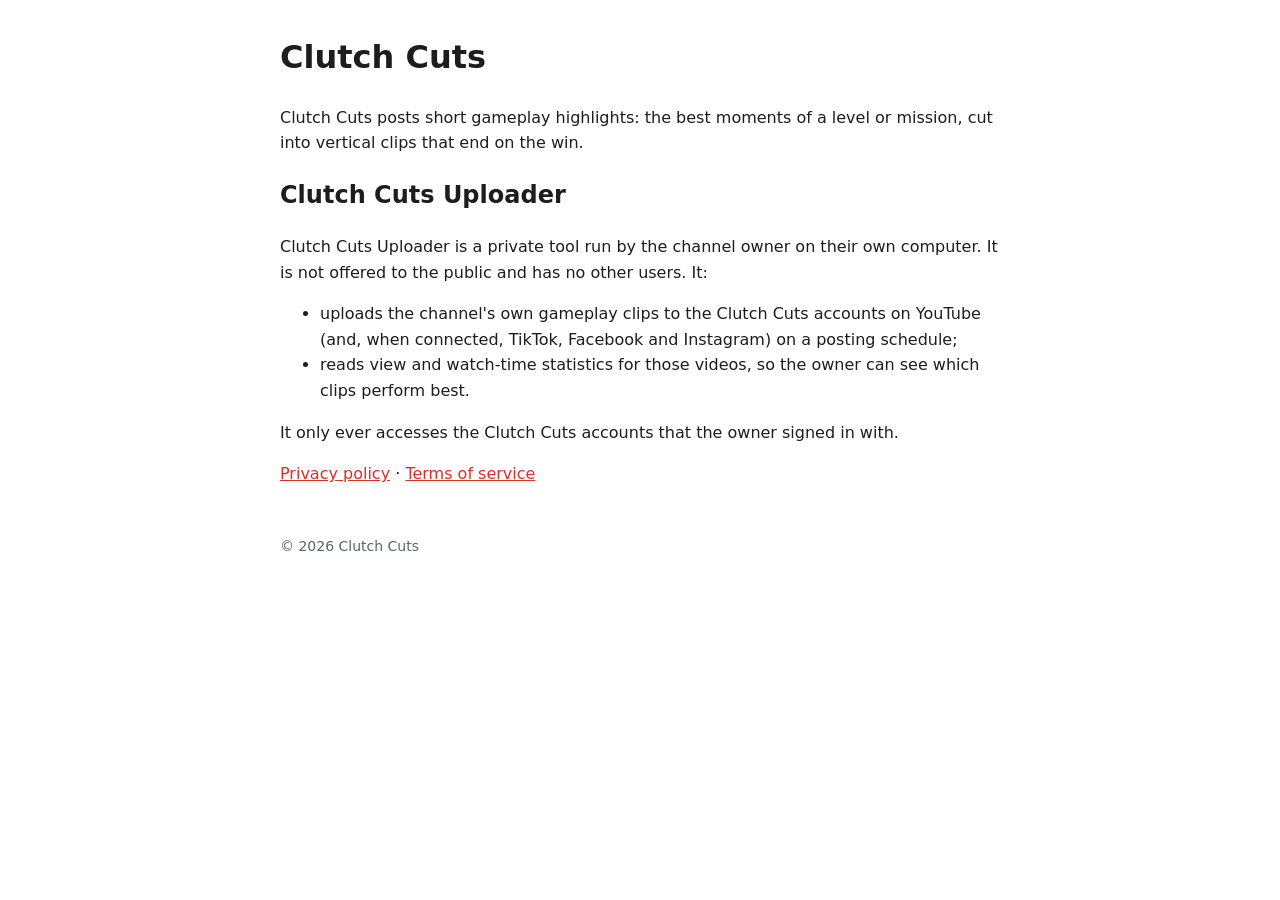
<file: index.html>
<!doctype html><html lang="en"><head><meta charset="utf-8"><meta name="viewport" content="width=device-width,initial-scale=1">
<meta name="google-site-verification" content="DqF-ljboTp4dnsSN9PBBVq9YYOqKQl2n5YxrBwnch0g" />
<title>Clutch Cuts</title><link rel="stylesheet" href="style.css"></head><body><main>
<h1>Clutch Cuts</h1>
<p>Clutch Cuts posts short gameplay highlights: the best moments of a level or mission, cut into vertical clips that end on the win.</p>
<h2>Clutch Cuts Uploader</h2>
<p>Clutch Cuts Uploader is a private tool run by the channel owner on their own computer. It is not offered to the public and has no other users. It:</p>
<ul>
<li>uploads the channel's own gameplay clips to the Clutch Cuts accounts on YouTube (and, when connected, TikTok, Facebook and Instagram) on a posting schedule;</li>
<li>reads view and watch-time statistics for those videos, so the owner can see which clips perform best.</li>
</ul>
<p>It only ever accesses the Clutch Cuts accounts that the owner signed in with.</p>
<p><a href="privacy.html">Privacy policy</a> · <a href="terms.html">Terms of service</a></p>
<footer>© 2026 Clutch Cuts</footer>
</main></body></html>
</file>
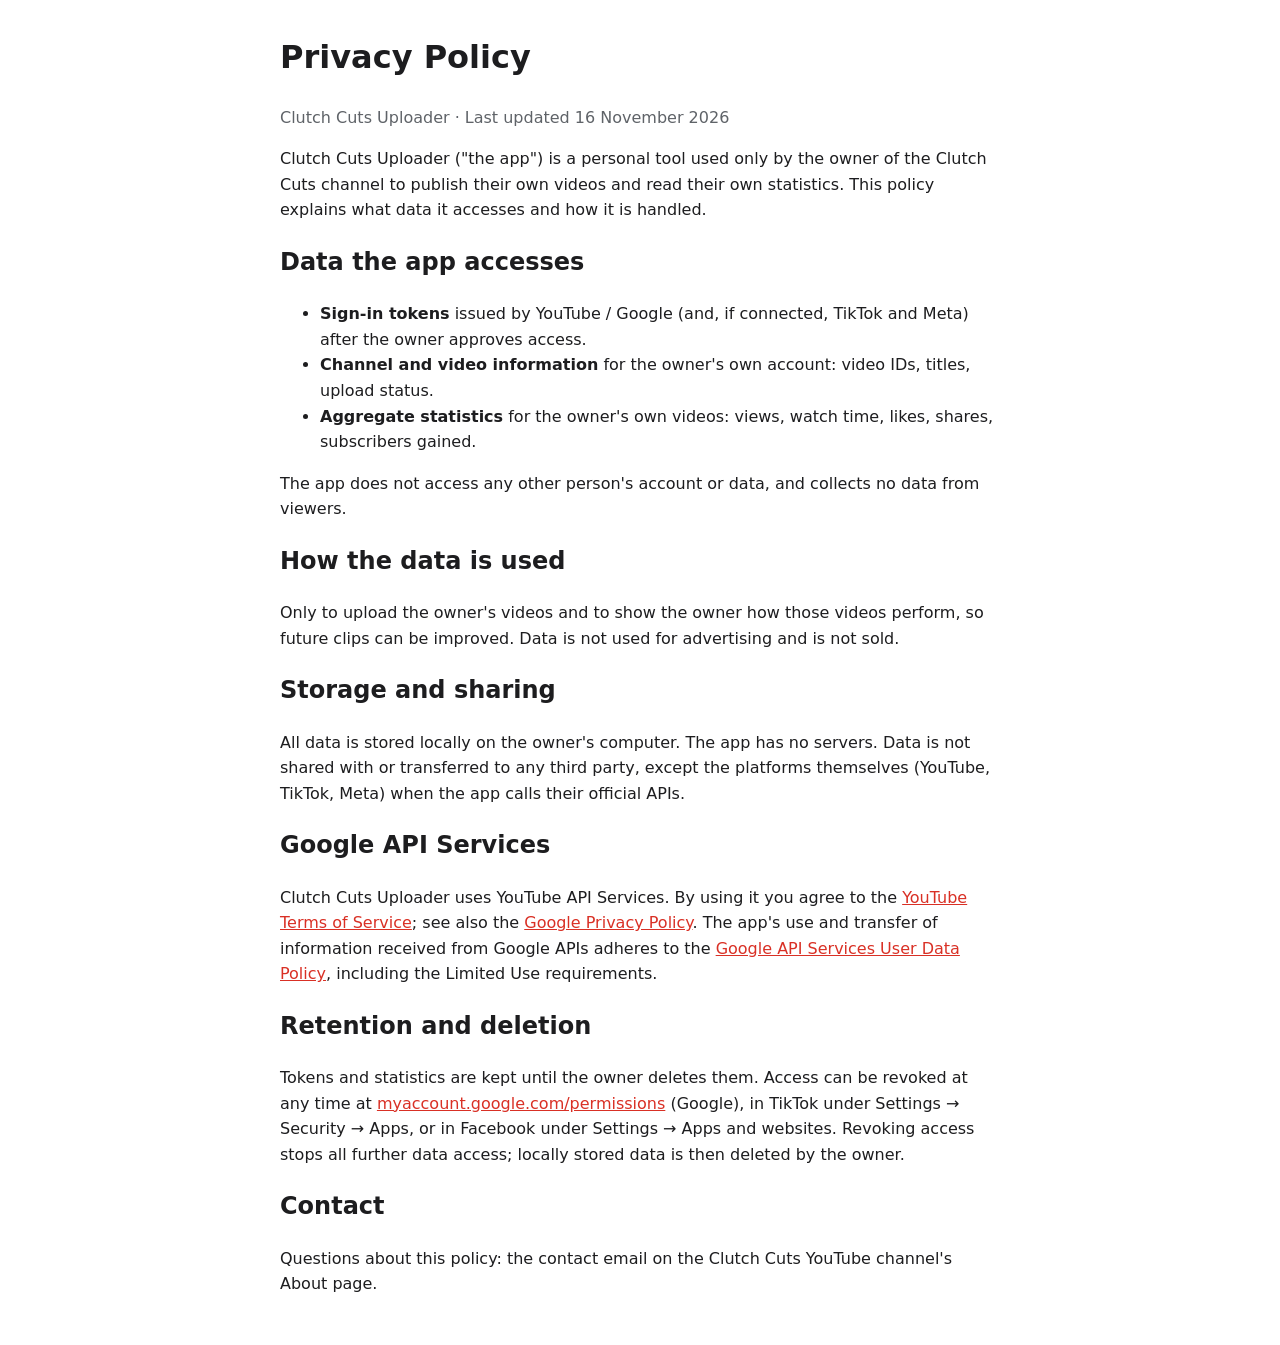
<file: privacy.html>
<!doctype html><html lang="en"><head><meta charset="utf-8"><meta name="viewport" content="width=device-width,initial-scale=1">
<title>Privacy Policy</title><link rel="stylesheet" href="style.css"></head><body><main>
<h1>Privacy Policy</h1>
<p class="mut">Clutch Cuts Uploader · Last updated 16 November 2026</p>
<p>Clutch Cuts Uploader ("the app") is a personal tool used only by the owner of the Clutch Cuts channel to publish their own videos and read their own statistics. This policy explains what data it accesses and how it is handled.</p>
<h2>Data the app accesses</h2>
<ul>
<li><b>Sign-in tokens</b> issued by YouTube / Google (and, if connected, TikTok and Meta) after the owner approves access.</li>
<li><b>Channel and video information</b> for the owner's own account: video IDs, titles, upload status.</li>
<li><b>Aggregate statistics</b> for the owner's own videos: views, watch time, likes, shares, subscribers gained.</li>
</ul>
<p>The app does not access any other person's account or data, and collects no data from viewers.</p>
<h2>How the data is used</h2>
<p>Only to upload the owner's videos and to show the owner how those videos perform, so future clips can be improved. Data is not used for advertising and is not sold.</p>
<h2>Storage and sharing</h2>
<p>All data is stored locally on the owner's computer. The app has no servers. Data is not shared with or transferred to any third party, except the platforms themselves (YouTube, TikTok, Meta) when the app calls their official APIs.</p>
<h2>Google API Services</h2>
<p>Clutch Cuts Uploader uses YouTube API Services. By using it you agree to the <a href="https://www.youtube.com/t/terms">YouTube Terms of Service</a>; see also the <a href="https://policies.google.com/privacy">Google Privacy Policy</a>.
The app's use and transfer of information received from Google APIs adheres to the <a href="https://developers.google.com/terms/api-services-user-data-policy">Google API Services User Data Policy</a>, including the Limited Use requirements.</p>
<h2>Retention and deletion</h2>
<p>Tokens and statistics are kept until the owner deletes them. Access can be revoked at any time at <a href="https://myaccount.google.com/permissions">myaccount.google.com/permissions</a> (Google), in TikTok under Settings → Security → Apps, or in Facebook under Settings → Apps and websites. Revoking access stops all further data access; locally stored data is then deleted by the owner.</p>
<h2>Contact</h2>
<p>Questions about this policy: the contact email on the Clutch Cuts YouTube channel's About page.</p>
</main></body></html>
</file>
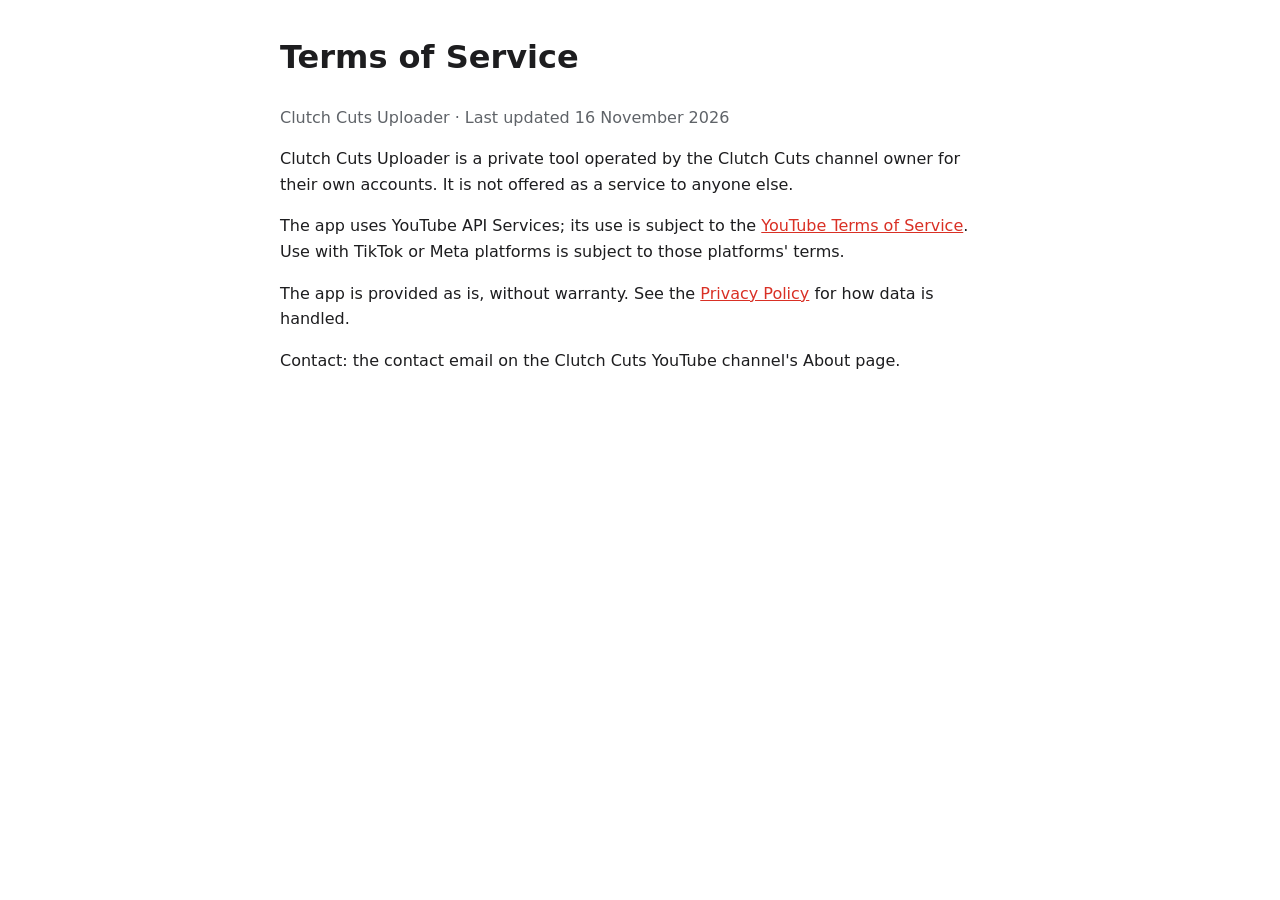
<file: terms.html>
<!doctype html><html lang="en"><head><meta charset="utf-8"><meta name="viewport" content="width=device-width,initial-scale=1">
<title>Terms of Service</title><link rel="stylesheet" href="style.css"></head><body><main>
<h1>Terms of Service</h1>
<p class="mut">Clutch Cuts Uploader · Last updated 16 November 2026</p>
<p>Clutch Cuts Uploader is a private tool operated by the Clutch Cuts channel owner for their own accounts. It is not offered as a service to anyone else.</p>
<p>The app uses YouTube API Services; its use is subject to the <a href="https://www.youtube.com/t/terms">YouTube Terms of Service</a>. Use with TikTok or Meta platforms is subject to those platforms' terms.</p>
<p>The app is provided as is, without warranty. See the <a href="privacy.html">Privacy Policy</a> for how data is handled.</p>
<p>Contact: the contact email on the Clutch Cuts YouTube channel's About page.</p>
</main></body></html>
</file>
<file: style.css>
:root{--bg:#fff;--fg:#1d1d1f;--mut:#5f6368;--acc:#d93025}
@media (prefers-color-scheme:dark){:root{--bg:#121212;--fg:#ececec;--mut:#a0a0a0;--acc:#ff6b5b}}
body{background:var(--bg);color:var(--fg);font:16px/1.6 system-ui,-apple-system,Segoe UI,Roboto,sans-serif;margin:0;padding:32px 16px}
main{max-width:720px;margin:0 auto}h1{margin-top:0}a{color:var(--acc)}small,.mut{color:var(--mut)}
footer{margin-top:48px;color:var(--mut);font-size:14px}
</file>
